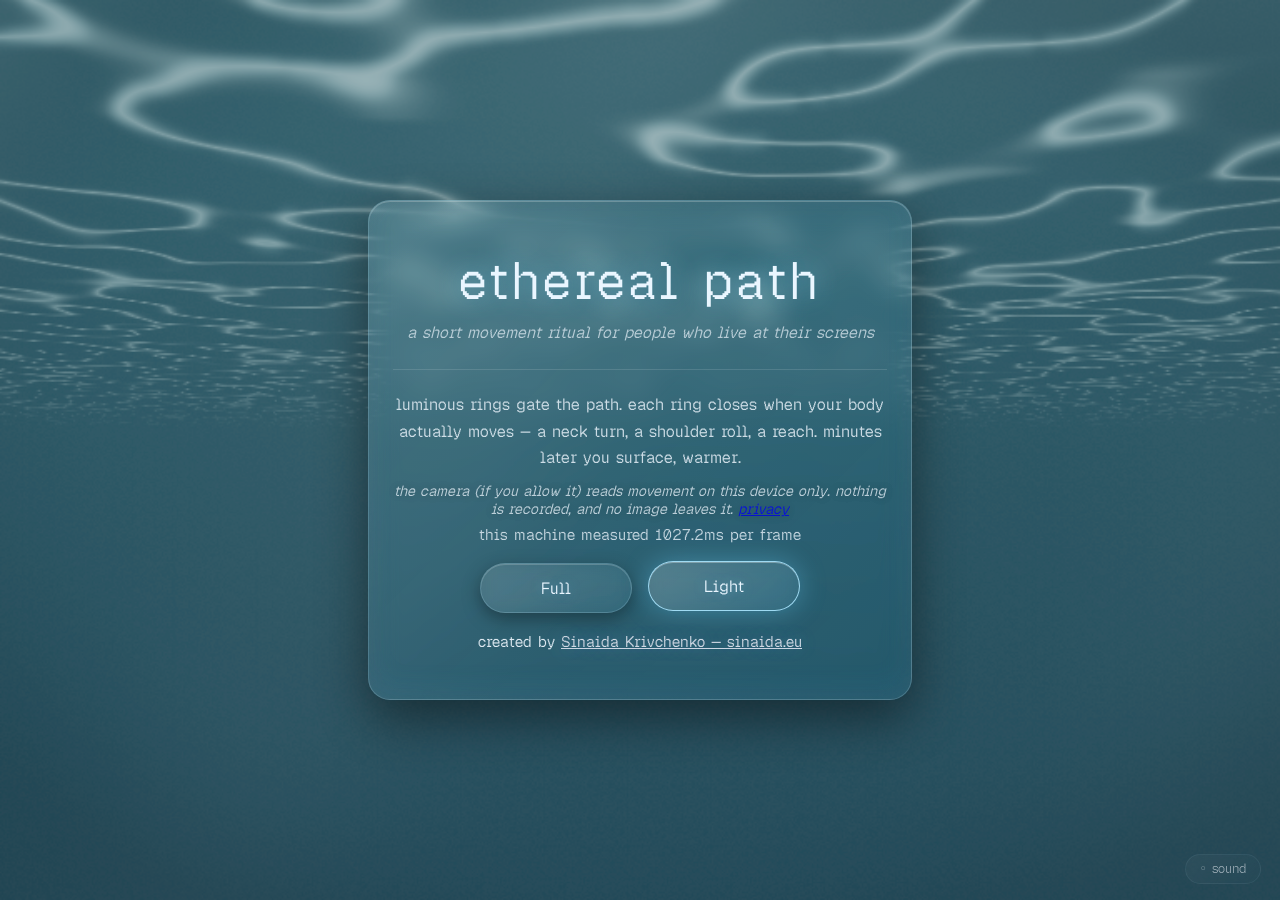
<file: index.html>
<!DOCTYPE html>
<html lang="en">
<head>
  <meta charset="UTF-8">
  <meta name="viewport" content="width=device-width, initial-scale=1.0">
  <meta http-equiv="Content-Security-Policy" content="default-src 'none'; script-src 'self' 'wasm-unsafe-eval'; style-src 'self' 'unsafe-inline'; img-src 'self' data: blob:; font-src 'self'; media-src 'self' blob:; connect-src 'self'; worker-src 'self' blob:; manifest-src 'self'; object-src 'none'; base-uri 'none'; form-action 'none'">
  <meta name="referrer" content="strict-origin-when-cross-origin">
  <title>Ethereal Path</title>
  <link rel="stylesheet" href="css/main.css">
</head>
<body>
  <canvas id="gl" aria-label="Generative underwater light tunnel that responds to your movement"></canvas>
  <div id="splash"></div>
  <div id="overlay"></div>
  <script type="module" src="js/main.js"></script>
<!-- Je suis le spectre d'une rose que tu portais hier au bal. Théophile Gautier, 1837 -->
</body>
</html>
</file>
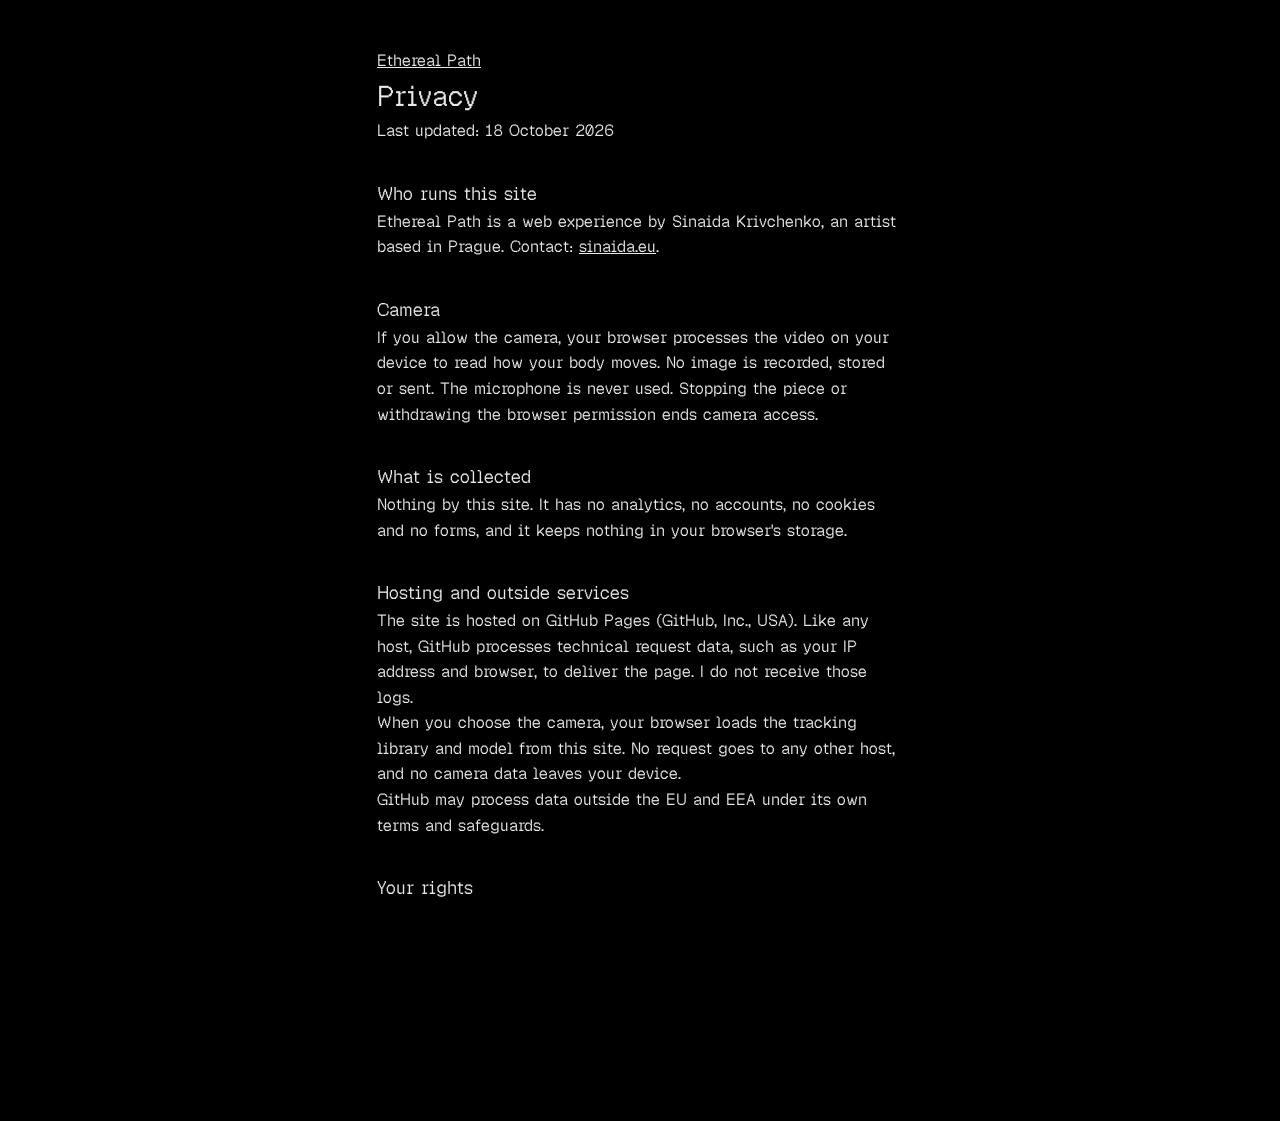
<file: privacy.html>
<!doctype html>
<html lang="en">
<head>
  <meta charset="UTF-8">
  <meta name="viewport" content="width=device-width, initial-scale=1.0">
  <meta http-equiv="Content-Security-Policy" content="default-src 'none'; script-src 'self' 'wasm-unsafe-eval'; style-src 'self' 'unsafe-inline'; img-src 'self' data: blob:; font-src 'self'; media-src 'self' blob:; connect-src 'self'; worker-src 'self' blob:; manifest-src 'self'; object-src 'none'; base-uri 'none'; form-action 'none'">
  <meta name="referrer" content="strict-origin-when-cross-origin">
  <title>Privacy | Ethereal Path</title>
  <meta name="description" content="Privacy policy for Ethereal Path, a web experience by Sinaida Krivchenko.">
  <link rel="stylesheet" href="css/main.css">
  <style>
    body { overflow: auto; background: #000; color: #e8e8e8; }
    main { max-width: 62ch; margin: 0 auto; padding: 48px 16px 64px; font-family: 'Geist Pixel', monospace; line-height: 1.6; }
    h1 { font-size: 28px; font-weight: 400; } h2 { font-size: 18px; font-weight: 400; margin-top: 2em; }
    a { color: inherit; }
  </style>
</head>
<body>
  <main>
    <p><a href="./">Ethereal Path</a></p>
    <h1>Privacy</h1>
    <p>Last updated: 18 October 2026</p>

    <h2>Who runs this site</h2>
    <p>Ethereal Path is a web experience by Sinaida Krivchenko, an artist based in Prague. Contact: <a href="https://sinaida.eu/">sinaida.eu</a>.</p>

    <h2>Camera</h2>
    <p>If you allow the camera, your browser processes the video on your device to read how your body moves. No image is recorded, stored or sent. The microphone is never used. Stopping the piece or withdrawing the browser permission ends camera access.</p>

    <h2>What is collected</h2>
    <p>Nothing by this site. It has no analytics, no accounts, no cookies and no forms, and it keeps nothing in your browser's storage.</p>

    <h2>Hosting and outside services</h2>
    <p>The site is hosted on GitHub Pages (GitHub, Inc., USA). Like any host, GitHub processes technical request data, such as your IP address and browser, to deliver the page. I do not receive those logs.</p>
    <p>When you choose the camera, your browser loads the tracking library and model from this site. No request goes to any other host, and no camera data leaves your device.</p>
    <p>GitHub may process data outside the EU and EEA under its own terms and safeguards.</p>

    <h2>Your rights</h2>
    <p>Under the GDPR you can ask for access, correction, deletion, restriction or portability of your personal data, and you can object to its processing. This site holds no personal data about you, so the only data related to your visit is the hosts' technical logs. You can also complain to a supervisory authority; in the Czech Republic that is the Office for Personal Data Protection (uoou.gov.cz).</p>
  </main>
</body>
</html>
<!-- Je suis le spectre d'une rose que tu portais hier au bal. -->
</file>
<file: css/main.css>
/* ---- type: Geist Pixel (SIL OFL), self-hosted — same face as sinaida.eu.
   One weight (400); .wordmark below intentionally doesn't request 700 so
   the browser never faux-bolds a pixel face into a smear. See
   assets/fonts/. ---- */
@font-face {
  font-family: 'Geist Pixel';
  font-style: normal;
  font-weight: 400;
  font-display: swap;
  src: url('../assets/fonts/geist-pixel-latin.woff2') format('woff2');
  unicode-range: U+0000-00FF, U+0131, U+0152-0153, U+02BB-02BC, U+02C6, U+02DA, U+02DC, U+0304, U+0308, U+0329, U+2000-206F, U+20AC, U+2122, U+2191, U+2193, U+2212, U+2215, U+FEFF, U+FFFD;
}
@font-face {
  font-family: 'Geist Pixel';
  font-style: normal;
  font-weight: 400;
  font-display: swap;
  src: url('../assets/fonts/geist-pixel-latin-ext.woff2') format('woff2');
  unicode-range: U+0100-02BA, U+02BD-02C5, U+02C7-02CC, U+02CE-02D7, U+02DD-02FF, U+0304, U+0308, U+0329, U+1D00-1DBF, U+1E00-1E9F, U+1EF2-1EFF, U+2020, U+20A0-20AB, U+20AD-20C0, U+2113, U+2C60-2C7F, U+A720-A7FF;
}

* {
  margin: 0;
  padding: 0;
  box-sizing: border-box;
}

html, body {
  height: 100%;
  background: #000;
  color: #eaf5ff;
  font-family: 'Geist Pixel', monospace;
  font-weight: 400;
  letter-spacing: 0;
  overflow: hidden;
}

#gl {
  position: fixed;
  inset: 0;
  width: 100%;
  height: 100%;
  display: block;
}

#splash, #overlay {
  position: fixed;
  inset: 0;
}

#overlay {
  pointer-events: none;
}

/* ---- splash: glass floating on the water (Act-0 shows through) ---- */
.splash {
  display: flex;
  align-items: center;
  justify-content: center;
  background: rgba(0, 6, 12, 0.18);
  color: #dfeaf2;
  transition: opacity 1.5s ease;
  overflow-y: auto;
  z-index: 10;
}

/* ---- glassmorphism: bubble-panel over the live shader ---- */
.glass {
  background: linear-gradient(135deg, rgba(255, 255, 255, 0.10), rgba(120, 210, 255, 0.04));
  backdrop-filter: blur(14px) saturate(1.25);
  -webkit-backdrop-filter: blur(14px) saturate(1.25);
  border: 1px solid rgba(190, 235, 255, 0.22);
  border-radius: 22px;
  box-shadow:
    inset 0 1px 0 rgba(255, 255, 255, 0.22),
    inset 0 -12px 30px rgba(90, 200, 255, 0.06),
    0 18px 50px rgba(0, 0, 0, 0.45);
}

/* ---- wordmark: plain, legible, Geist Pixel — its own slower, wider ripple
   and chroma separation carries the psychedelic feel without breaking
   layout the way the old per-letter goo filter did. ---- */
.wordmark {
  font-family: 'Geist Pixel', monospace;
  font-weight: 400;
  font-size: clamp(1.8rem, 6vw, 3.2rem);
  letter-spacing: 0.06em;
  color: #eaf6ff;
  text-shadow: 0 0 26px rgba(120, 220, 255, 0.45);
  text-align: center;
  margin-bottom: 0.6rem;
  line-height: 1.25;
  animation: psyFloat 7s ease-in-out infinite, wordmarkChroma 9s linear infinite;
}
@keyframes wordmarkChroma {
  0%   { filter: drop-shadow(3px 0 0 rgba(255, 70, 120, 0.4)) drop-shadow(-3px 0 0 rgba(70, 220, 255, 0.4)); }
  33%  { filter: drop-shadow(-2px 2.4px 0 rgba(255, 70, 120, 0.4)) drop-shadow(2px -2.4px 0 rgba(70, 220, 255, 0.4)); }
  66%  { filter: drop-shadow(2.4px -2px 0 rgba(255, 70, 120, 0.4)) drop-shadow(-2.4px 2px 0 rgba(70, 220, 255, 0.4)); }
  100% { filter: drop-shadow(3px 0 0 rgba(255, 70, 120, 0.4)) drop-shadow(-3px 0 0 rgba(70, 220, 255, 0.4)); }
}
@media (prefers-reduced-motion: reduce) {
  .wordmark { animation: none; }
}

/* ---- unified glass tile: every choice in the app is one of these ---- */
.tile-row {
  display: flex;
  gap: 1rem;
  justify-content: center;
  margin: 1.2rem 0 0.4rem;
  flex-wrap: wrap;
}
.tile {
  display: flex;
  flex-direction: column;
  align-items: center;
  gap: 0.3rem;
  min-width: 9.5rem;
  padding: 0.85rem 1.5rem;
  font: inherit;
  font-size: 1rem;
  color: #eaf6ff;
  cursor: pointer;
  background: linear-gradient(135deg, rgba(255, 255, 255, 0.09), rgba(120, 210, 255, 0.035));
  backdrop-filter: blur(10px) saturate(1.2);
  -webkit-backdrop-filter: blur(10px) saturate(1.2);
  border: 1px solid rgba(190, 235, 255, 0.20);
  border-radius: 999px;
  box-shadow:
    inset 0 1px 0 rgba(255, 255, 255, 0.18),
    0 6px 18px rgba(0, 0, 0, 0.35);
  text-shadow: 0 0 12px rgba(130, 210, 255, 0.35);
  transition: border-color 0.35s ease, box-shadow 0.35s ease, transform 0.35s ease, background 0.35s ease, opacity 0.3s ease;
}
.tile:hover:not(:disabled), .tile:focus-visible {
  border-color: rgba(160, 220, 255, 0.6);
  transform: translateY(-2px);
  outline: none;
}
.tile.selected {
  border-color: rgba(170, 230, 255, 0.9);
  background: linear-gradient(135deg, rgba(255, 255, 255, 0.16), rgba(120, 210, 255, 0.10));
  box-shadow:
    0 0 26px rgba(110, 210, 255, 0.35),
    inset 0 1px 0 rgba(255, 255, 255, 0.30);
  transform: translateY(-2px);
}
.tile:disabled { opacity: 0.35; cursor: default; transform: none; }

/* ---- psychedelic ripple: every tile/pill/text-plate floats on its own
   phase and drifts through a slow RGB (chromatic) separation. `translate`
   is used instead of `transform` for the bob so it composites cleanly with
   the existing hover/selected `transform: translateY(...)` rather than
   fighting it — modern browsers animate translate/rotate/scale alongside
   transform as independent layers. ---- */
@keyframes psyFloat {
  0%, 100% { translate: 0 0; }
  50% { translate: 0 -5px; }
}
@keyframes psyChroma {
  0%   { filter: drop-shadow(1.6px 0 0 rgba(255, 70, 120, 0.45)) drop-shadow(-1.6px 0 0 rgba(70, 220, 255, 0.45)); }
  33%  { filter: drop-shadow(-1.1px 1.3px 0 rgba(255, 70, 120, 0.45)) drop-shadow(1.1px -1.3px 0 rgba(70, 220, 255, 0.45)); }
  66%  { filter: drop-shadow(1.3px -1.1px 0 rgba(255, 70, 120, 0.45)) drop-shadow(-1.3px 1.1px 0 rgba(70, 220, 255, 0.45)); }
  100% { filter: drop-shadow(1.6px 0 0 rgba(255, 70, 120, 0.45)) drop-shadow(-1.6px 0 0 rgba(70, 220, 255, 0.45)); }
}
.tile, .corner-pill, .text-plate, .station-hud {
  animation: psyFloat 5.2s ease-in-out infinite, psyChroma 7.3s linear infinite;
}
/* Non-integer-ratio delays so panels drift out of phase with each other
   instead of bobbing in unison. */
.tile-row .tile:nth-child(2) { animation-delay: -1.7s, -2.4s; }
.tile-row .tile:nth-child(3) { animation-delay: -3.1s, -4.9s; }
.mute-btn { animation-delay: -0.9s, -1.6s; }
.rest-btn { animation-delay: -2.6s, -3.3s; }
.finish-btn { animation-delay: -4.1s, -0.4s; }
@media (prefers-reduced-motion: reduce) {
  .tile, .corner-pill, .text-plate, .station-hud { animation: none; }
}

.deck-title {
  font-size: 1.1rem;
  color: #d6f2ff;
}
.deck-sub { font-size: 0.82rem; opacity: 0.75; }

.splash-privacy {
  margin-top: 0.7rem;
  font-size: 0.9rem;
  font-style: italic;
  opacity: 0.8;
  text-shadow: 0 0 10px rgba(0, 0, 0, 0.4);
}

/* ---- step area: quality -> camera -> path, one glass step at a time ---- */
.step-area { margin-top: 0.4rem; }
.step-label {
  font-size: 0.95rem;
  opacity: 0.85;
  margin-bottom: 0.2rem;
}
.step-panel {
  opacity: 1;
  transform: translateY(0);
  transition: opacity 0.4s ease, transform 0.4s ease;
}
.step-panel.step-out {
  opacity: 0;
  transform: translateY(-6px);
}

/* ---- station HUD: ghost target + live self + rep count ---- */
.station-hud {
  position: fixed;
  left: 50%;
  bottom: 6%;
  transform: translateX(-50%) translateY(12px);
  width: min(30vmin, 220px);
  padding: 0.7rem 0.9rem 0.6rem;
  text-align: center;
  z-index: 6;
  pointer-events: none;
  opacity: 0;
  transition: opacity 0.8s ease, transform 0.8s ease;
}
.station-hud.visible {
  opacity: 1;
  transform: translateX(-50%) translateY(0);
}
.hud-canvas {
  width: 100%;
  aspect-ratio: 1 / 1.15;
  display: block;
}
.hud-guide {
  font-size: 0.82rem;
  line-height: 1.35;
  opacity: 0.95;
  text-shadow: 0 0 4px rgba(0, 0, 0, 0.8), 0 0 14px rgba(120, 210, 255, 0.35);
}
.hud-count {
  margin-top: 0.2rem;
  font-size: 0.78rem;
  letter-spacing: 0.15em;
  opacity: 0.7;
  text-shadow: 0 0 4px rgba(0, 0, 0, 0.8);
}

.constellation-figure {
  width: 100%;
  height: 100%;
  display: block;
}

@media (max-width: 700px) {
  .station-hud { width: min(44vmin, 190px); bottom: 4%; }
}
.splash.fading { opacity: 0; }
.splash.fading-in { animation: splashIn 1.5s ease; }
@keyframes splashIn { from { opacity: 0; } to { opacity: 1; } }

.splash-inner {
  max-width: 34rem;
  padding: 3rem 1.5rem;
  text-align: center;
}
.splash-title {
  font-size: clamp(1.6rem, 4vw, 2.4rem);
  font-weight: normal;
  letter-spacing: 0.35em;
  margin-bottom: 0.8rem;
  text-shadow: 0 0 24px rgba(140, 190, 255, 0.35);
}
.splash-subtitle {
  opacity: 0.75;
  font-style: italic;
  margin-bottom: 1.6rem;
}
.hairline {
  border: none;
  border-top: 1px solid rgba(255, 255, 255, 0.12);
  margin: 1.4rem 0;
}
.splash-intro { line-height: 1.65; opacity: 0.9; }
.splash-credit { margin-top: 1.2rem; font-size: 0.95rem; }
.splash-credit a {
  color: #cfd8e3;
  text-shadow: 0 0 18px rgba(140, 190, 255, 0.35);
}
.splash-warning { margin-top: 0.7rem; font-size: 0.85rem; opacity: 0.6; }
.splash-bench { font-size: 0.95rem; opacity: 0.8; min-height: 1.4em; }
.shimmer { animation: shimmer 1.8s ease-in-out infinite; }
@keyframes shimmer { 0%, 100% { opacity: 0.45; } 50% { opacity: 0.95; } }
@media (prefers-reduced-motion: reduce) {
  .shimmer { animation: none; }
}
.splash-quality { margin-top: 0.7rem; font-size: 0.95rem; }
.quality-select {
  background: transparent;
  color: #cfd8e3;
  border: 1px solid rgba(255, 255, 255, 0.25);
  border-radius: 2px;
  font: inherit;
  padding: 0.15rem 0.5rem;
}
.splash-eco-note { margin-top: 0.5rem; font-size: 0.85rem; opacity: 0.65; font-style: italic; }
.splash-fallback-note { margin-top: 0.8rem; font-size: 0.9rem; opacity: 0.75; font-style: italic; }

/* ---- text plate: glass backing for any text drawn over the live tunnel —
   fixes the contrast problem where cues/hints/calibration text crossed a
   bright ring and became unreadable. ---- */
.text-plate {
  display: inline-block;
  background: linear-gradient(135deg, rgba(4, 14, 24, 0.42), rgba(4, 14, 24, 0.24));
  backdrop-filter: blur(10px) saturate(1.15);
  -webkit-backdrop-filter: blur(10px) saturate(1.15);
  border: 1px solid rgba(190, 235, 255, 0.14);
  border-radius: 16px;
  padding: 0.7rem 1.3rem;
  text-shadow: 0 0 4px rgba(0, 0, 0, 0.8), 0 0 18px rgba(120, 210, 255, 0.4);
}

/* ---- calibration ---- */
.calibration {
  position: absolute;
  inset: 0;
  display: flex;
  flex-direction: column;
  align-items: center;
  justify-content: center;
  gap: 1.6rem;
}
.calibration[hidden] { display: none; }
.cal-plate {
  display: flex;
  flex-direction: column;
  align-items: center;
  gap: 1.6rem;
  padding: 2.4rem 2.8rem;
}
.cal-circle {
  width: 72px;
  height: 72px;
  border: 1px solid rgba(160, 210, 255, 0.7);
  border-radius: 50%;
  box-shadow: 0 0 32px rgba(140, 190, 255, 0.45);
  animation: calPulse 3s ease-in-out infinite;
}
@keyframes calPulse {
  0%, 100% { transform: scale(1); opacity: 0.7; }
  50% { transform: scale(1.12); opacity: 1; }
}
.cal-text { opacity: 0.85; font-style: italic; text-align: center; }

/* ---- in-journey overlay ---- */
.question-text {
  position: absolute;
  top: 18%;
  left: 50%;
  transform: translateX(-50%);
  width: min(80vw, 40rem);
  text-align: center;
  font-style: italic;
  font-size: clamp(1.3rem, 2.6vw, 2rem);
  color: #eaf6ff;
  opacity: 0;
  transition: opacity 4s ease;
}
.question-text.visible { opacity: 1; transition: opacity 1.5s ease; }

.cue-text {
  position: absolute;
  bottom: 18%;
  left: 50%;
  transform: translateX(-50%);
  width: min(85vw, 34rem);
  text-align: center;
  font-size: 1rem;
  opacity: 0;
  transition: opacity 2s ease;
}
.cue-text.visible { opacity: 0.92; transition: opacity 1s ease; }

.hint {
  position: absolute;
  bottom: 8%;
  left: 50%;
  transform: translateX(-50%);
  width: min(85vw, 34rem);
  text-align: center;
  font-size: 0.95rem;
  font-style: italic;
  opacity: 0;
  transition: opacity 1.2s ease;
}
.hint.visible { opacity: 0.92; }

/* ---- corner pills: mute + rest, small glass plates instead of bare text -- */
.corner-pill {
  position: absolute;
  bottom: 1rem;
  pointer-events: auto;
  color: #eaf6ff;
  font: inherit;
  font-size: 0.82rem;
  cursor: pointer;
  padding: 0.35rem 0.85rem;
  border-radius: 999px;
  background: linear-gradient(135deg, rgba(255, 255, 255, 0.08), rgba(120, 210, 255, 0.03));
  backdrop-filter: blur(8px);
  -webkit-backdrop-filter: blur(8px);
  border: 1px solid rgba(190, 235, 255, 0.14);
  opacity: 0.65;
  transition: opacity 0.35s ease, border-color 0.35s ease;
}
.corner-pill:hover, .corner-pill:focus-visible { opacity: 1; border-color: rgba(160, 220, 255, 0.5); outline: none; }
.mute-btn { right: 1.2rem; }
.rest-btn { left: 1.2rem; }
.finish-btn {
  bottom: auto;
  top: 1.2rem;
  left: 50%;
  /* Static centering uses `transform` (not `translate`) so it composes
     independently of the animated `translate` float — see psyFloat. */
  transform: translateX(-50%);
}

/* ---- step-back: subtle link back to the main menu from steps 2 & 3 ---- */
.step-back {
  display: block;
  margin: 0 auto 0.9rem;
  background: none;
  border: none;
  color: #eaf6ff;
  opacity: 0.55;
  font: inherit;
  font-size: 0.8rem;
  cursor: pointer;
  text-decoration: underline dotted;
}
.step-back:hover, .step-back:focus-visible { opacity: 1; outline: none; }

/* ---- end screen: quote + playlist ---- */
.end-quote {
  margin: 0.8rem 0 0.4rem;
  font-style: italic;
  font-size: 1.05rem;
  opacity: 0.9;
  line-height: 1.5;
}

/* ---- tunnel dim (pause active) ---- */
#gl.gl-dim {
  filter: brightness(0.35);
  transition: filter 1s ease;
}

/* ---- pause layer ---- */
.pause-layer {
  position: fixed;
  inset: 0;
  display: flex;
  flex-direction: column;
  align-items: center;
  justify-content: center;
  gap: 3rem;
  z-index: 20;
  background: rgba(0, 0, 0, 0.85);
  opacity: 0;
  pointer-events: none;
  transition: opacity 1s ease, pointer-events 1s ease;
}
.pause-layer.visible {
  opacity: 1;
  pointer-events: auto;
}
.pause-layer.surfacing {
  animation: surfaceFade 2s ease forwards;
}
@keyframes surfaceFade {
  0% { opacity: 1; }
  100% { opacity: 0; }
}
/* Direct "finish here" exit: a clean black fade, no empty figure/mantra
   box or return-or-surface buttons floating in it (see pause.js finishNow). */
.pause-layer.exit-only .pause-figure,
.pause-layer.exit-only .pause-mantra,
.pause-layer.exit-only .pause-buttons {
  visibility: hidden;
}

.pause-figure {
  flex-shrink: 0;
  width: 40vmin;
  height: 40vmin;
  max-width: 420px;
  max-height: 420px;
}

.pause-mantra {
  max-width: 32rem;
  text-align: center;
  font-style: italic;
  font-size: 1rem;
  opacity: 0.85;
  line-height: 1.6;
  padding: 0 1.5rem;
}

.pause-buttons {
  display: flex;
  gap: 1.2rem;
  justify-content: center;
  flex-wrap: wrap;
  padding: 0 1.5rem;
}
.pause-buttons .tile {
  flex-shrink: 0;
  min-width: 9rem;
}

/* ---- mobile pause ---- */
@media (max-width: 700px) {
  .pause-figure {
    width: 50vmin;
    max-width: 280px;
  }
  .pause-mantra {
    font-size: 0.95rem;
  }
  .pause-buttons {
    flex-direction: column;
    gap: 0.8rem;
  }
  .pause-buttons .tile {
    width: 100%;
    min-height: 48px;
  }
}

/* ---- mobile ---- */
@media (max-width: 700px) {
  .splash-inner { padding: 2rem 1.2rem; }
  .tile-row { flex-direction: column; align-items: stretch; }
  .tile { width: 100%; min-height: 48px; }
  .question-text { top: 12%; }
}
</file>
